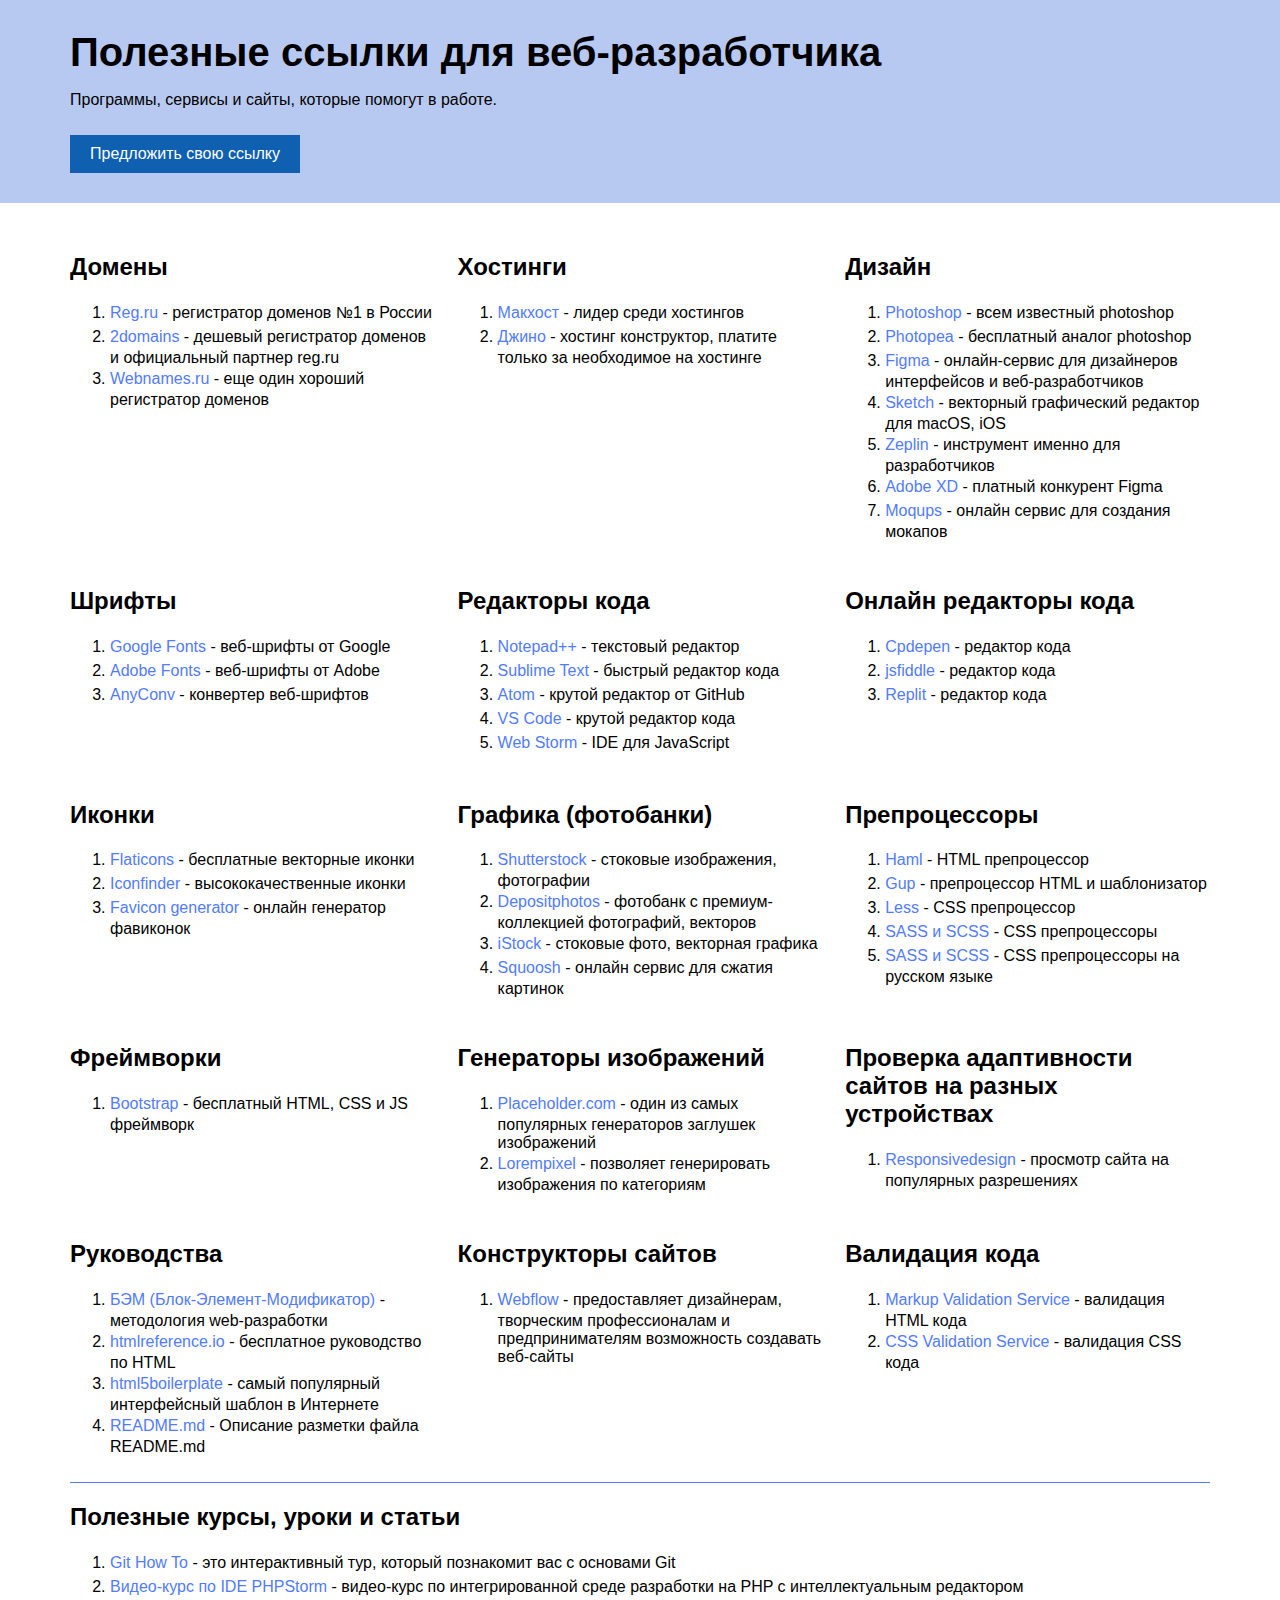
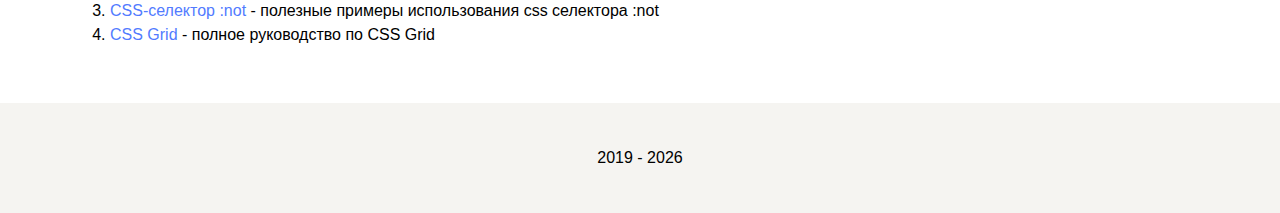
<file: index.html>
<!DOCTYPE html>
<html lang="ru">

<head>
    <meta charset="UTF-8">
    <title>Полезные ссылки для веб-разработчика</title>
    <link rel="stylesheet" href="style.css">
</head>

<body>

    <header>
        <div class="header-wrap">
            <h1>Полезные ссылки для веб-разработчика</h1>
            <p>Программы, сервисы и сайты, которые помогут в работе.</p>
            <a href="mailto:azatmursiev@gmail.com?subject=Предложить свою ссылку">Предложить свою ссылку</a>
        </div>
    </header>

    <div class="container">

        <div class="block">
            <h2>Домены</h2>
            <ol>
                <li><a href="https://www.reg.ru/" target="_blank">Reg.ru</a> - регистратор доменов №1 в России</li>
                <li><a href="https://fonts.adobe.com/" target="_blank">2domains</a> - дешевый регистратор доменов и
                    официальный партнер reg.ru</li>
                <li><a href="https://www.webnames.ru/" target="_blank">Webnames.ru</a> - еще один хороший регистратор
                    доменов</li>
            </ol>
        </div>

        <div class="block">
            <h2>Хостинги</h2>
            <ol>
                <li><a href="http://mchost.ru/" target="_blank">Макхост</a> - лидер среди хостингов</li>
                <li><a href="https://www.jino.ru/" target="_blank">Джино</a> - хостинг конструктор, платите только за
                    необходимое на хостинге</li>
            </ol>
        </div>

        <div class="block">
            <h2>Дизайн</h2>
            <ol>
                <li><a href="https://www.adobe.com/ru/products/photoshop.html" target="_blank">Photoshop</a> - всем
                    известный photoshop</li>
                <li><a href="https://www.photopea.com/" target="_blank">Photopea</a> - бесплатный аналог photoshop</li>
                <li><a href="https://www.figma.com/" target="_blank">Figma</a> - онлайн-сервис для дизайнеров
                    интерфейсов и веб-разработчиков</li>
                <li><a href="https://www.sketch.com/" target="_blank">Sketch</a> - векторный графический редактор для
                    macOS, iOS</li>
                <li><a href="https://zeplin.io/" target="_blank">Zeplin</a> - инструмент именно для разработчиков</li>
                <li><a href="https://www.adobe.com/ru/products/xd.html" target="_blank">Adobe XD</a> - платный конкурент
                    Figma</li>
                <li><a href="https://moqups.com/" target="_blank">Moqups</a> - онлайн сервис для создания мокапов</li>
            </ol>
        </div>

        <div class="block">
            <h2>Шрифты</h2>
            <ol>
                <li><a href="https://fonts.google.com/" target="_blank">Google Fonts</a> - веб-шрифты от Google</li>
                <li><a href="https://fonts.adobe.com/" target="_blank">Adobe Fonts</a> - веб-шрифты от Adobe</li>
                <li><a href="https://anyconv.com/ru/" target="_blank">AnyConv</a> - конвертер веб-шрифтов</li>
            </ol>
        </div>

        <div class="block">
            <h2>Редакторы кода</h2>
            <ol>
                <li><a href="https://notepad-plus-plus.org/" target="_blank">Notepad++</a> - текстовый редактор</li>
                <li><a href="https://www.sublimetext.com/" target="_blank">Sublime Text</a> - быстрый редактор кода</li>
                <li><a href="https://atom.io/" target="_blank">Atom</a> - крутой редактор от GitHub</li>
                <li><a href="https://code.visualstudio.com/" target="_blank">VS Code</a> - крутой редактор кода</li>
                <li><a href="https://www.jetbrains.com/webstorm/" target="_blank">Web Storm</a> - IDE для JavaScript
                </li>
            </ol>
        </div>

        <div class="block">
            <h2>Онлайн редакторы кода</h2>
            <ol>
                <li><a href="https://codepen.io/" target="_blank">Cpdepen</a> - редактор кода</li>
                <li><a href="https://jsfiddle.net/" target="_blank">jsfiddle</a> - редактор кода</li>
                <li><a href="https://replit.com/" target="_blank">Replit</a> - редактор кода</li>
                </li>
            </ol>
        </div>

        <div class="block">
            <h2>Иконки</h2>
            <ol>
                <li><a href="https://www.flaticon.com/" target="_blank">Flaticons</a> - бесплатные векторные иконки</li>
                <li><a href="https://www.iconfinder.com/" target="_blank">Iconfinder</a> - высококачественные иконки
                </li>
                <li><a href="https://realfavicongenerator.net/" target="_blank">Favicon generator</a> - онлайн генератор
                    фавиконок</li>
            </ol>
        </div>

        <div class="block">
            <h2>Графика (фотобанки)</h2>
            <ol>
                <li><a href="https://www.shutterstock.com/ru/" target="_blank">Shutterstock</a> - стоковые изображения,
                    фотографии</li>
                <li><a href="https://ru.depositphotos.com/" target="_blank">Depositphotos</a> - фотобанк с
                    премиум-коллекцией фотографий, векторов</li>
                <li><a href="https://www.istockphoto.com/ru/" target="_blank">iStock</a> - стоковые фото, векторная
                    графика</li>
                <li><a href="https://squoosh.app/" target="_blank">Squoosh</a> - онлайн сервис для сжатия картинок</li>
            </ol>
        </div>

        <div class="block">
            <h2>Препроцессоры</h2>
            <ol>
                <li><a href="http://haml.info/" target="_blank">Haml</a> - HTML препроцессор</li>
                <li><a href="https://pugjs.org/api/getting-started.html" target="_blank">Gup</a> - препроцессор HTML и
                    шаблонизатор</li>
                <li><a href="http://lesscss.org/" target="_blank">Less</a> - CSS препроцессор</li>
                <li><a href="https://sass-lang.com/" target="_blank">SASS и SCSS</a> - CSS препроцессоры</li>
                <li><a href="https://sass-scss.ru/" target="_blank">SASS и SCSS</a> - CSS препроцессоры на русском языке
                </li>
            </ol>
        </div>

        <div class="block">
            <h2>Фреймворки</h2>
            <ol>
                <li><a href="https://getbootstrap.com/" target="_blank">Bootstrap</a> - бесплатный HTML, CSS и JS
                    фреймворк</li>
            </ol>
        </div>

        <div class="block">
            <h2>Генераторы изображений</h2>
            <ol>
                <li><a href="https://placeholder.com/" target="_blank">Placeholder.com</a> - один из самых популярных
                    генераторов заглушек изображений</li>
                <li><a href="http://lorempixel.com/" target="_blank">Lorempixel</a> - позволяет генерировать изображения
                    по категориям</li>
            </ol>
        </div>

        <div class="block">
            <h2>Проверка адаптивности сайтов на разных устройствах</h2>
            <ol>
                <li><a href="http://ami.responsivedesign.is/" target="_blank">Responsivedesign</a> - просмотр сайта на
                    популярных разрешениях</li>
            </ol>
        </div>

        <div class="block">
            <h2>Руководства</h2>
            <ol>
                <li><a href="https://ru.bem.info/" target="_blank">БЭМ (Блок-Элемент-Модификатор)</a> - методология
                    web-разработки</li>
                <li><a href="https://htmlreference.io/" target="_blank">htmlreference.io</a> - бесплатное руководство по
                    HTML</li>
                <li><a href="https://html5boilerplate.com/" target="_blank">html5boilerplate</a> - самый популярный
                    интерфейсный шаблон в Интернете</li>
                <li><a href="https://github.com/GnuriaN/format-README#%D0%9E%D0%B3%D0%BB%D0%B0%D0%B2%D0%BB%D0%B5%D0%BD%D0%B8%D0%B5"
                        target="_blank">README.md</a> - Описание разметки файла README.md</li>
            </ol>
        </div>

        <div class="block">
            <h2>Конструкторы сайтов</h2>
            <ol>
                <li><a href="https://webflow.com/" target="_blank">Webflow</a> - предоставляет дизайнерам, творческим
                    профессионалам и предпринимателям возможность создавать веб-сайты</li>
            </ol>
        </div>

        <div class="block">
            <h2>Валидация кода</h2>
            <ol>
                <li><a href="http://validator.w3.org/" target="_blank">Markup Validation Service</a> - валидация HTML
                    кода</li>
                <li><a href="http://jigsaw.w3.org/css-validator/" target="_blank">CSS Validation Service</a> - валидация
                    CSS кода</li>
            </ol>
        </div>

        <div class="block">
            <h2>Полезные курсы, уроки и статьи</h2>
            <ol>
                <li><a href="https://githowto.com/ru" target="_blank">Git How To</a> - это интерактивный тур, который
                    познакомит вас с основами Git</li>
                <li><a href="https://weburoki.pro/video-kurs-po-ide-phpstorm" target="_blank">Видео-курс по IDE
                        PHPStorm</a> - видео-курс по интегрированной среде разработки на PHP с интеллектуальным
                    редактором</li>
                <li><a href="https://paulradzkov.com/2014/negation_css_selector/" target="_blank">CSS-селектор :not</a>
                    - полезные примеры использования css селектора :not</li>
                <li><a href="https://tuhub.ru/posts/css-grid-complete-guide#prop-grid-template-columns-rows"
                        target="_blank">CSS Grid</a> - полное руководство по CSS Grid</li>
            </ol>
        </div>

    </div>


    <footer>
        <div class="footer-wrap">
            <p>2019 -
                <script>
                    let currentYear = new Date().getFullYear()
                    document.write(currentYear)
                </script>
            </p>
        </div>
    </footer>
</body>

</html>
</file>
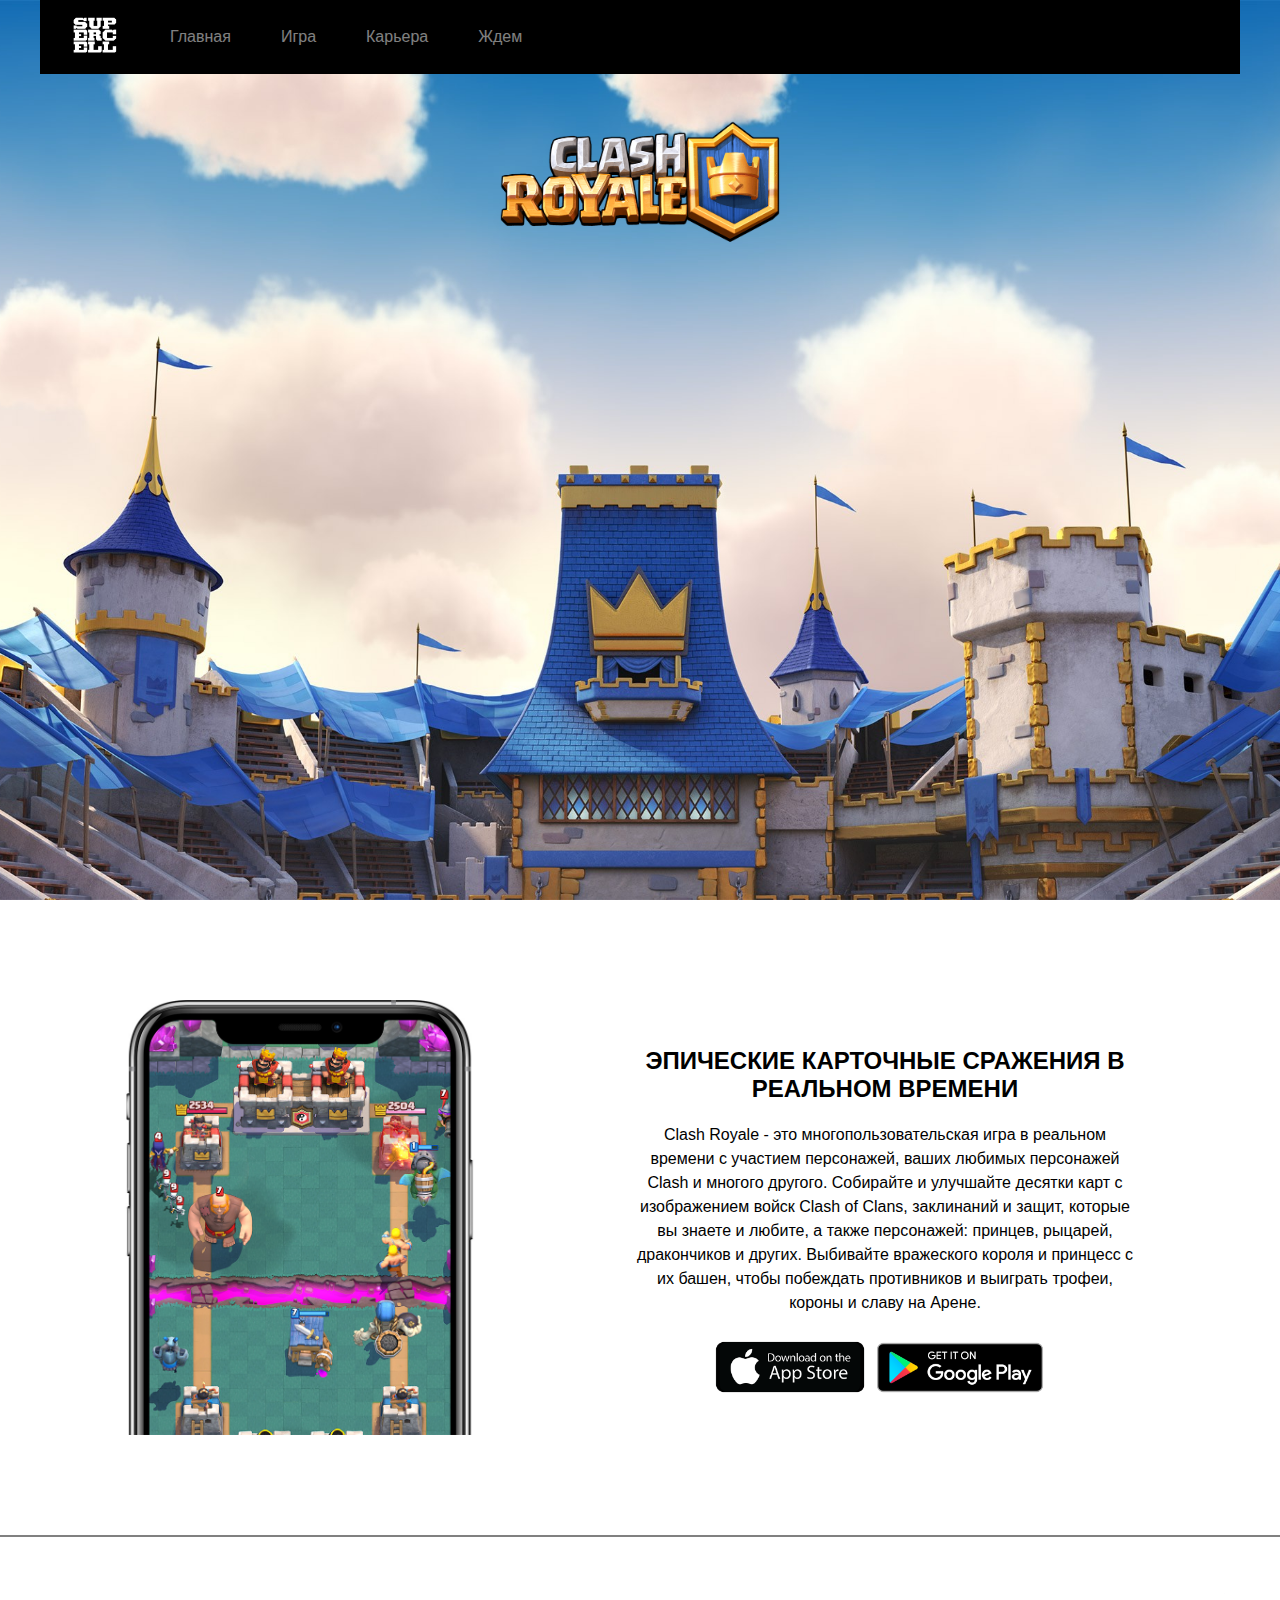
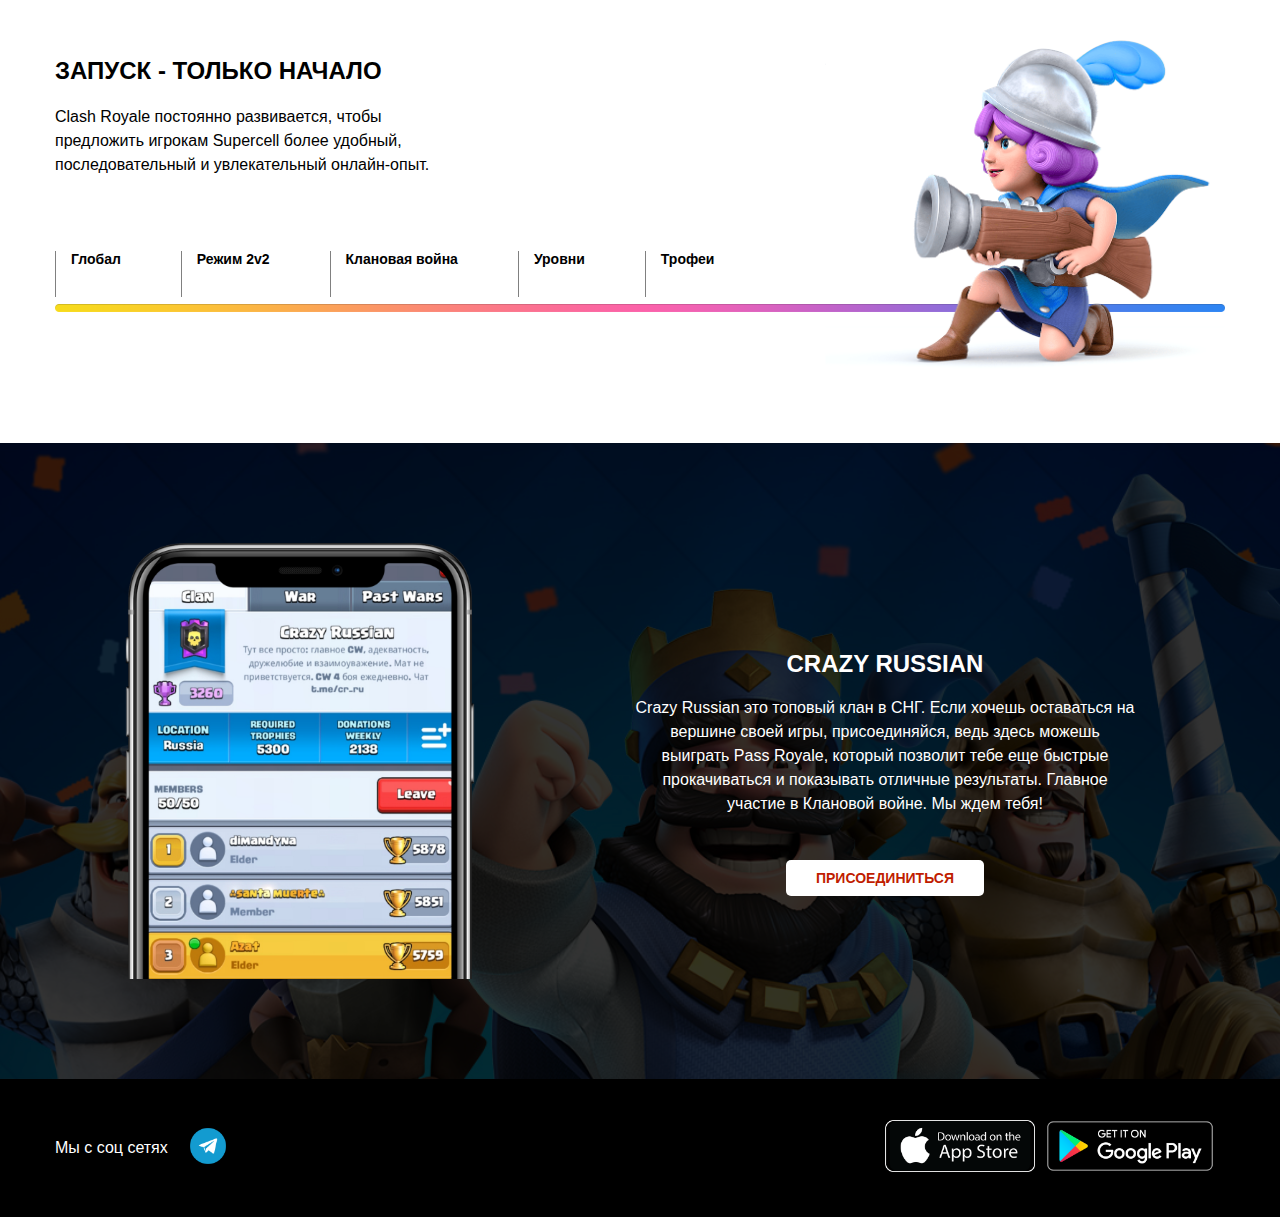
<file: clash/index.html>
<!DOCTYPE html>
<html lang="en">
<head>
    <meta charset="UTF-8">
    <meta name="viewport" content="width=device-width, initial-scale=1.0">
    <link rel="stylesheet" href="style.css">
    <title>Crazy Russian</title>
</head>
<body>

    <header class="header" id="top">
        <div class="container">
            <nav class="nav">
                <a href="#top"><img class="icon" src="img/unnamed.png" alt=""></a>
                <ul class="menu">
                    <li><a class="menu__link" href="#top">Главная</a></li>
                    <li><a class="menu__link" href="#animate">Игра</a></li>
                    <li><a class="menu__link" href="#launch">Карьера</a></li>
                    <li><a class="menu__link" href="#see">Ждем</a></li>
                </ul>
            </nav>
            <img class="logo" src="img/580b57fcd9996e24bc43c51a.png" alt="">
        </div>
    </header>

    <section class="animate" id="animate">
        <div class="container">
            <div class="animate__inner">
                <img class="animate__img" src="img/bg_intro_clashroyale.jpg" alt="">
                <div class="animate__content">
                    <h2>ЭПИЧЕСКИЕ КАРТОЧНЫЕ СРАЖЕНИЯ В РЕАЛЬНОМ ВРЕМЕНИ</h2>
                    <p class="animate__text">Clash Royale - это многопользовательская игра в реальном времени с участием персонажей, ваших любимых персонажей Clash и многого другого. Собирайте и улучшайте десятки карт с изображением войск Clash of Clans, заклинаний и защит, которые вы знаете и любите, а также персонажей: принцев, рыцарей, дракончиков и других. Выбивайте вражеского короля и принцесс с их башен, чтобы побеждать противников и выиграть трофеи, короны и славу на Арене.</p>
                    <div class="store">
                        <a href="https://apps.apple.com/app/id1053012308" target="_blank"><img class="apple" src="img/apple-app-store-icon.png" alt=""></a>
                        <a href="https://play.google.com/store/apps/details?id=com.supercell.clashroyale" target="_blank"><img class="google" src="img/en_badge_web_generic.png" alt=""></a>
                    </div>
                </div>
            </div>
        </div>
    </section>

    <section class="launch" id="launch">
        <div class="container">
            <div class="launch__inner">
                <div class="launch__contant">
                    <h2>ЗАПУСК - ТОЛЬКО НАЧАЛО</h2>
                    <p class="launch__text">Clash Royale постоянно развивается, чтобы предложить игрокам Supercell более удобный, последовательный и увлекательный онлайн-опыт.</p>
                </div>
                <div class="linear">
                    <ul class="linear__items">
                        <li class="linear__element">Глобал</li>
                        <li class="linear__element">Режим 2v2</li>
                        <li class="linear__element">Клановая война</li>
                        <li class="linear__element">Уровни</li>
                        <li class="linear__element">Трофеи</li>
                    </ul>
                </div>
            </div>
            
        </div>
    </section>

    <section class="see" id="see">
        <div class="container">
            <div class="see__inner">
                <img class="see__img" src="img/clan.png" alt="">
                <div class="see__content">
                    <h2 class="title">СRAZY RUSSIAN</h2>
                    <p class="see__text">Crazy Russian это топовый клан в СНГ. Если хочешь оставаться на вершине своей игры, присоединяйся, ведь здесь можешь выиграть Pass Royale, который позволит тебе еще быстрые прокачиваться и показывать отличные результаты. Главное участие в Клановой войне. Мы ждем тебя!</p>
                    <a class="see__link" href="https://link.clashroyale.com/invite/clan/en?tag=820PCL0&token=ehtrzce9&platform=android">Присоединиться</a>
                </div>
            </div>
        </div>
    </section>

    <footer class="footer">
        <div class="container">
            <div class="footer__inner">
                <div class="social">
                    <p>Мы с соц сетях</p>
                    <a href="https://t_me/cr_ru" target="_blank"><img class="social__telegram" src="img/telegram2.png" alt=""></a>
                </div>
    
                <div class="store">
                    <a href="https://apps.apple.com/app/id1053012308" target="_blank"><img class="apple" src="img/apple-app-store-icon.png" alt=""></a>
                        <a href="https://play.google.com/store/apps/details?id=com.supercell.clashroyale" target="_blank"><img class="google" src="img/en_badge_web_generic.png" alt=""></a>
                </div>
            </div>
        </div>
    </footer>

    <script src="script.js"></script>
</body>
</html>
</file>
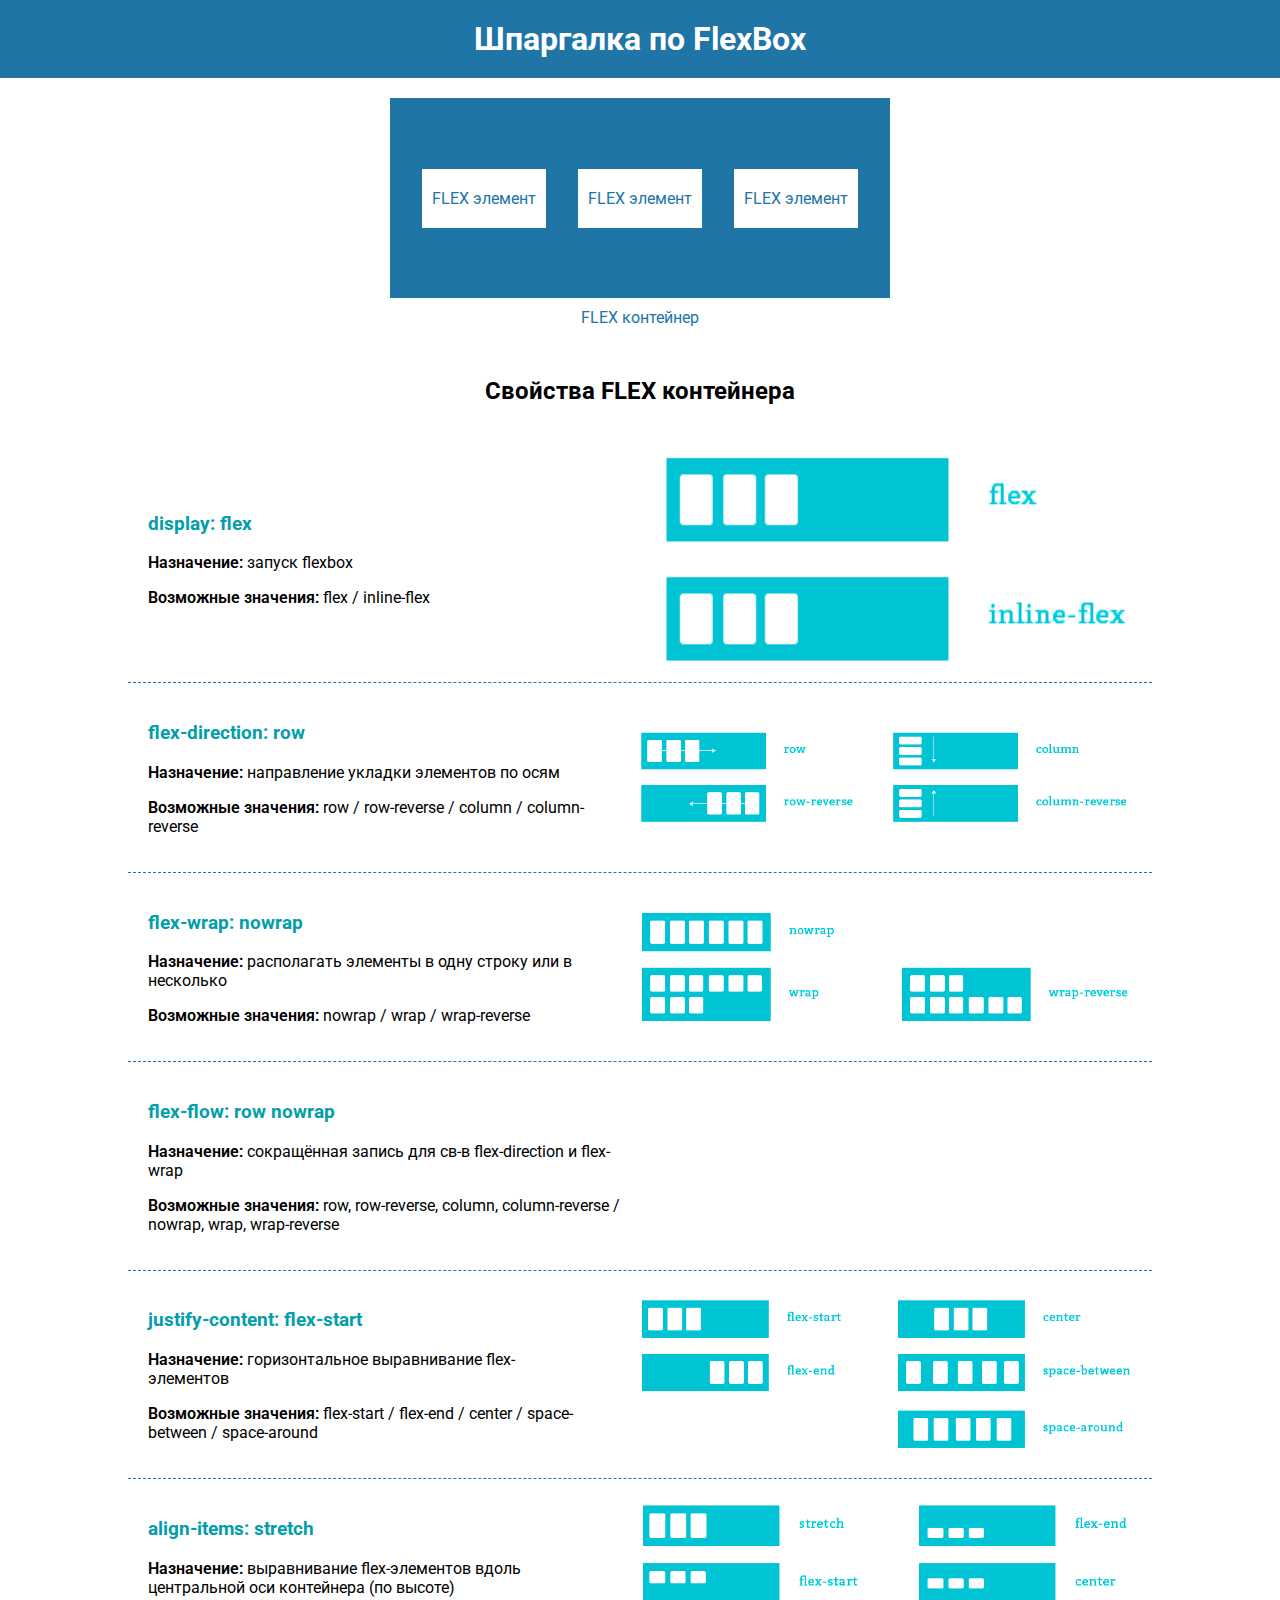
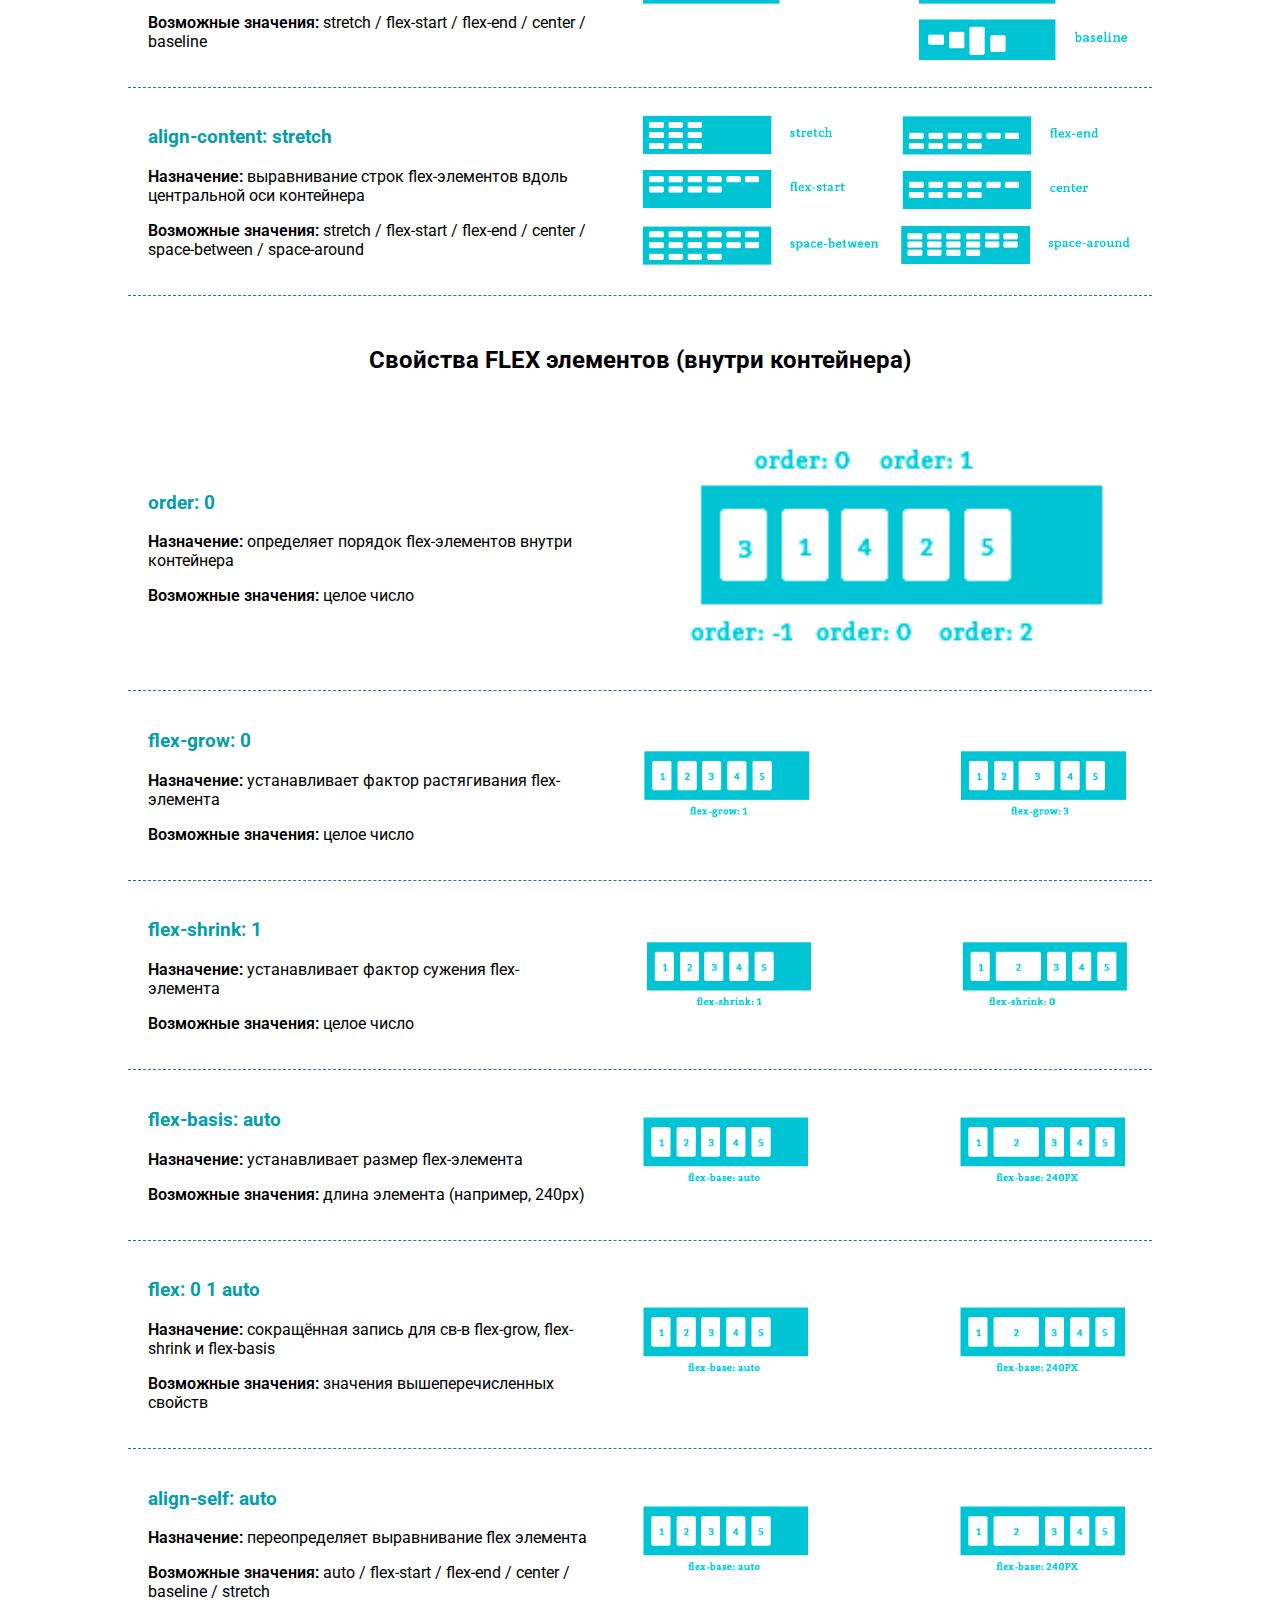
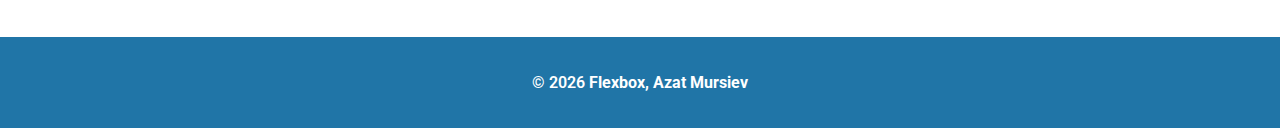
<file: flex/index.html>
<!DOCTYPE html>
<html lang="ru">

<head>
    <meta charset="UTF-8">
    <meta name="viewport" content="width=device-width, initial-scale=1.0">
    <link href="https://fonts.googleapis.com/css2?family=Roboto:ital,wght@0,100;0,300;0,400;0,500;0,700;0,900;1,100;1,300;1,400;1,500;1,700;1,900&display=swap" rel="stylesheet">
    <link rel="stylesheet" href="css/style.css">
    <title>Шпаргалка по Git</title>
</head>

<body>
    
    <header><h1>Шпаргалка по FlexBox</h1></header>
    <div class="box">
        <div class="element">FLEX элемент</div>
        <div class="element">FLEX элемент</div>
        <div class="element">FLEX элемент</div>
    </div>
    <div class="text">FLEX контейнер</div>

    <h2>Свойства FLEX контейнера</h2>
    <div class="container">
        <div class="left">
            <h3>display: flex</h3>
            <p><span>Назначение:</span> запуск flexbox</p>
            <p><span>Возможные значения:</span> flex / inline-flex</p>
        </div>
        <img src="img/flex-1.png" alt="" class="img1">
    </div>
    
    <div class="container">
        <div class="left">
            <h3>flex-direction: row</h3>
            <p><span>Назначение:</span> направление укладки элементов по осям</p>
            <p><span>Возможные значения:</span> row / row-reverse / column / column-reverse</p>
        </div>
        <img src="img/flex-2.png" alt="">
    </div>

    <div class="container">
        <div class="left">
            <h3>flex-wrap: nowrap</h3>
            <p><span>Назначение:</span> располагать элементы в одну строку или в несколько</p>
            <p><span>Возможные значения:</span> nowrap / wrap / wrap-reverse</p>
        </div>
        <img src="img/flex-3.png" alt="">
    </div>

    <div class="container">
        <div class="left">
            <h3>flex-flow: row nowrap</h3>
            <p><span>Назначение:</span> сокращённая запись для св-в flex-direction и flex-wrap</p>
            <p><span>Возможные значения:</span> row, row-reverse, column, column-reverse / nowrap, wrap, wrap-reverse</p>
        </div>
    </div>

    <div class="container">
        <div class="left">
            <h3>justify-content: flex-start</h3>
            <p><span>Назначение:</span> горизонтальное выравнивание flex-элементов</p>
            <p><span>Возможные значения:</span> flex-start / flex-end / center / space-between / space-around</p>
        </div>
        <img src="img/flex-4.png" alt="">
    </div>

    <div class="container">
        <div class="left">
            <h3>align-items: stretch</h3>
            <p><span>Назначение:</span> выравнивание flex-элементов вдоль центральной оси контейнера (по высоте)</p>
            <p><span>Возможные значения:</span> stretch / flex-start / flex-end / center / baseline</p>
        </div>
        <img src="img/flex-5.png" alt="">
    </div>

    <div class="container">
        <div class="left">
            <h3>align-content: stretch</h3>
            <p><span>Назначение:</span> выравнивание строк flex-элементов вдоль центральной оси контейнера</p>
            <p><span>Возможные значения:</span> stretch / flex-start / flex-end / center / space-between / space-around</p>
        </div>
        <img src="img/flex-6.png" alt="">
    </div>

    <h2>Свойства FLEX элементов (внутри контейнера)</h2>
    <div class="container">
        <div class="left">
            <h3>order: 0</h3>
            <p><span>Назначение:</span> определяет порядок flex-элементов внутри контейнера</p>
            <p><span>Возможные значения:</span> целое число</p>
        </div>
        <img src="img/flex-7.png" alt="">
    </div>

    <div class="container">
        <div class="left">
            <h3>flex-grow: 0</h3>
            <p><span>Назначение:</span> устанавливает фактор растягивания flex-элемента</p>
            <p><span>Возможные значения:</span> целое число</p>
        </div>
        <img src="img/flex-8.png" alt="">
    </div>

    <div class="container">
        <div class="left">
            <h3>flex-shrink: 1</h3>
            <p><span>Назначение:</span>  устанавливает фактор сужения flex-элемента</p>
            <p><span>Возможные значения:</span> целое число</p>
        </div>
        <img src="img/flex-9.png" alt="">
    </div>

    <div class="container">
        <div class="left">
            <h3>flex-basis: auto</h3>
            <p><span>Назначение:</span>  устанавливает размер flex-элемента</p>
            <p><span>Возможные значения:</span> длина элемента (например, 240px)</p>
        </div>
        <img src="img/flex-10.png" alt="">
    </div>

    <div class="container">
        <div class="left">
            <h3>flex: 0 1 auto</h3>
            <p><span>Назначение:</span>  сокращённая запись для св-в flex-grow, flex-shrink и flex-basis</p>
            <p><span>Возможные значения:</span> значения вышеперечисленных свойств</p>
        </div>
        <img src="img/flex-10.png" alt="">
    </div>
    <div class="container border">
        <div class="left">
            <h3>align-self: auto</h3>
            <p><span>Назначение:</span>  переопределяет выравнивание flex элемента</p>
            <p><span>Возможные значения:</span> auto / flex-start / flex-end / center / baseline / stretch</p>
        </div>
        <img src="img/flex-10.png" alt="">
    </div>

    <footer><h4><p>© <span class="year"></span> Flexbox, Azat Mursiev</p></h4></footer>

    <script>
        document.querySelector('.year').innerHTML = new Date().getFullYear()
    </script>
</body>

</html>
</file>
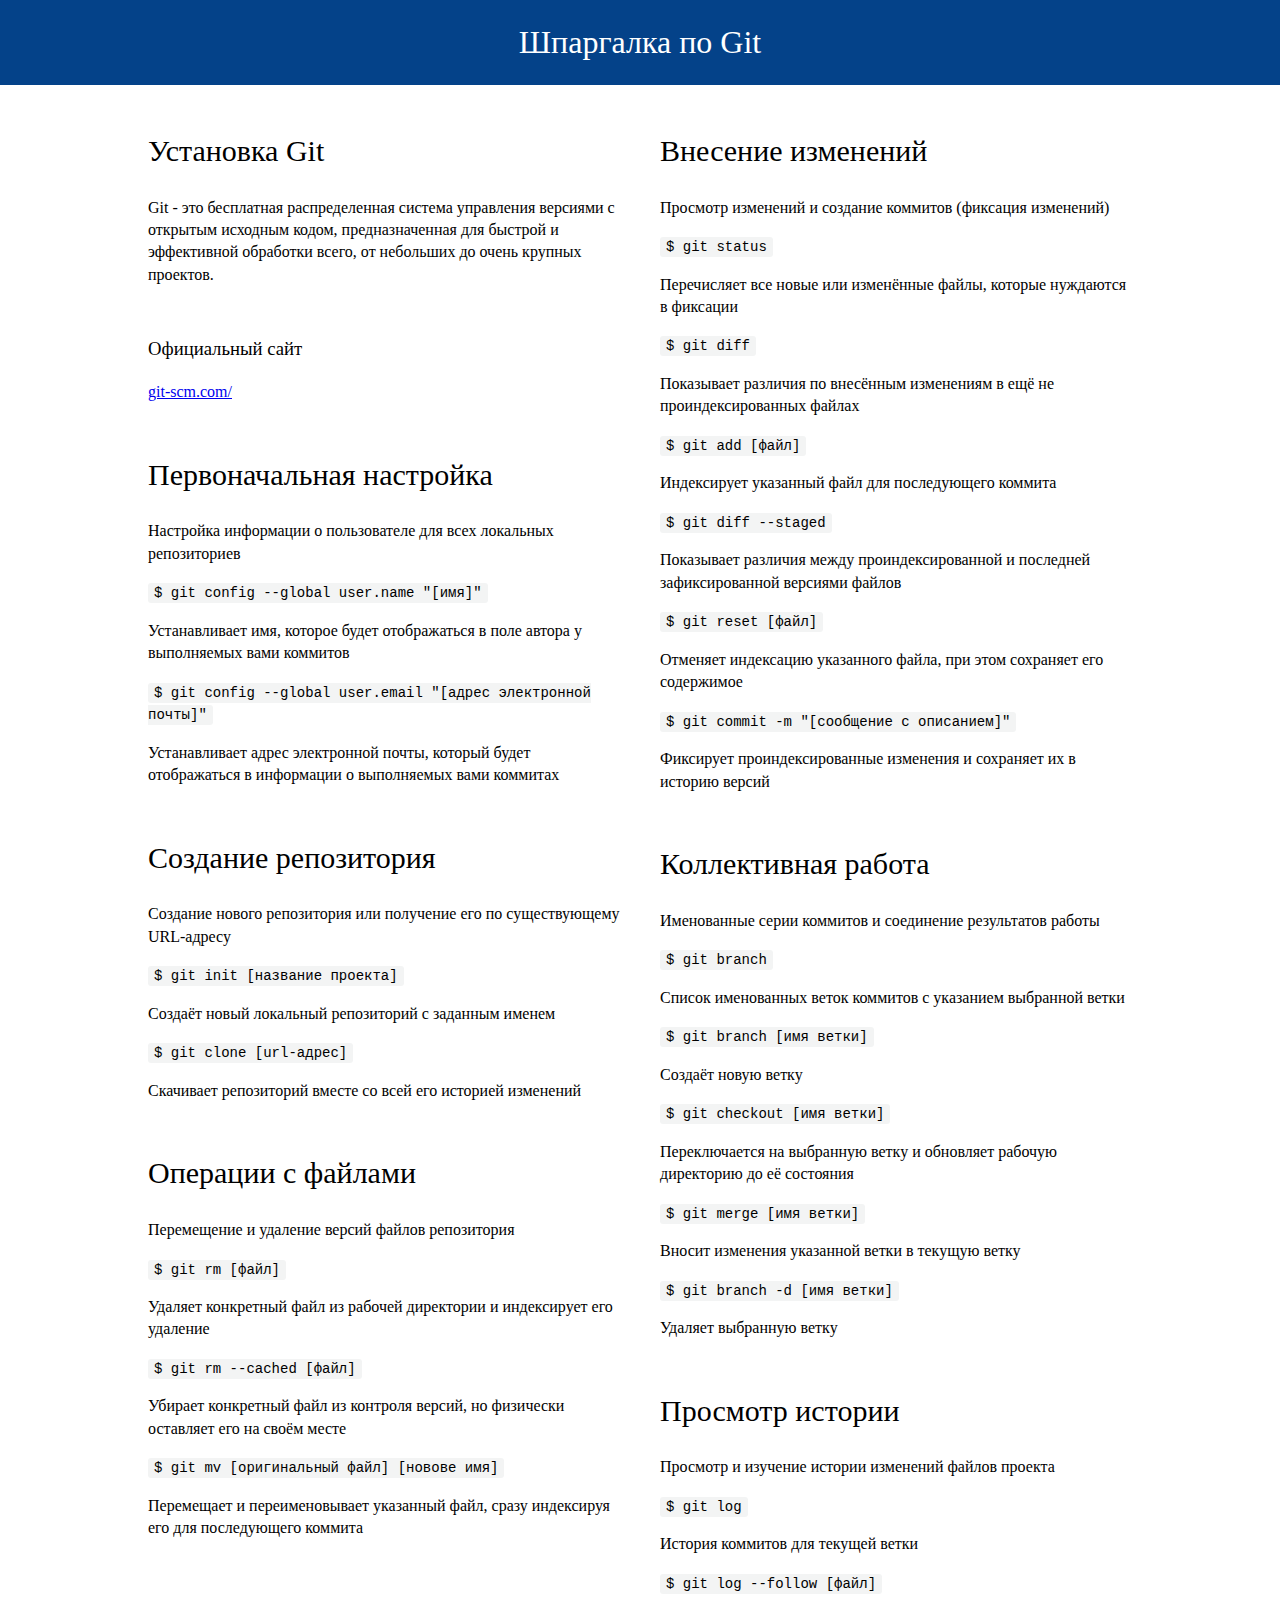
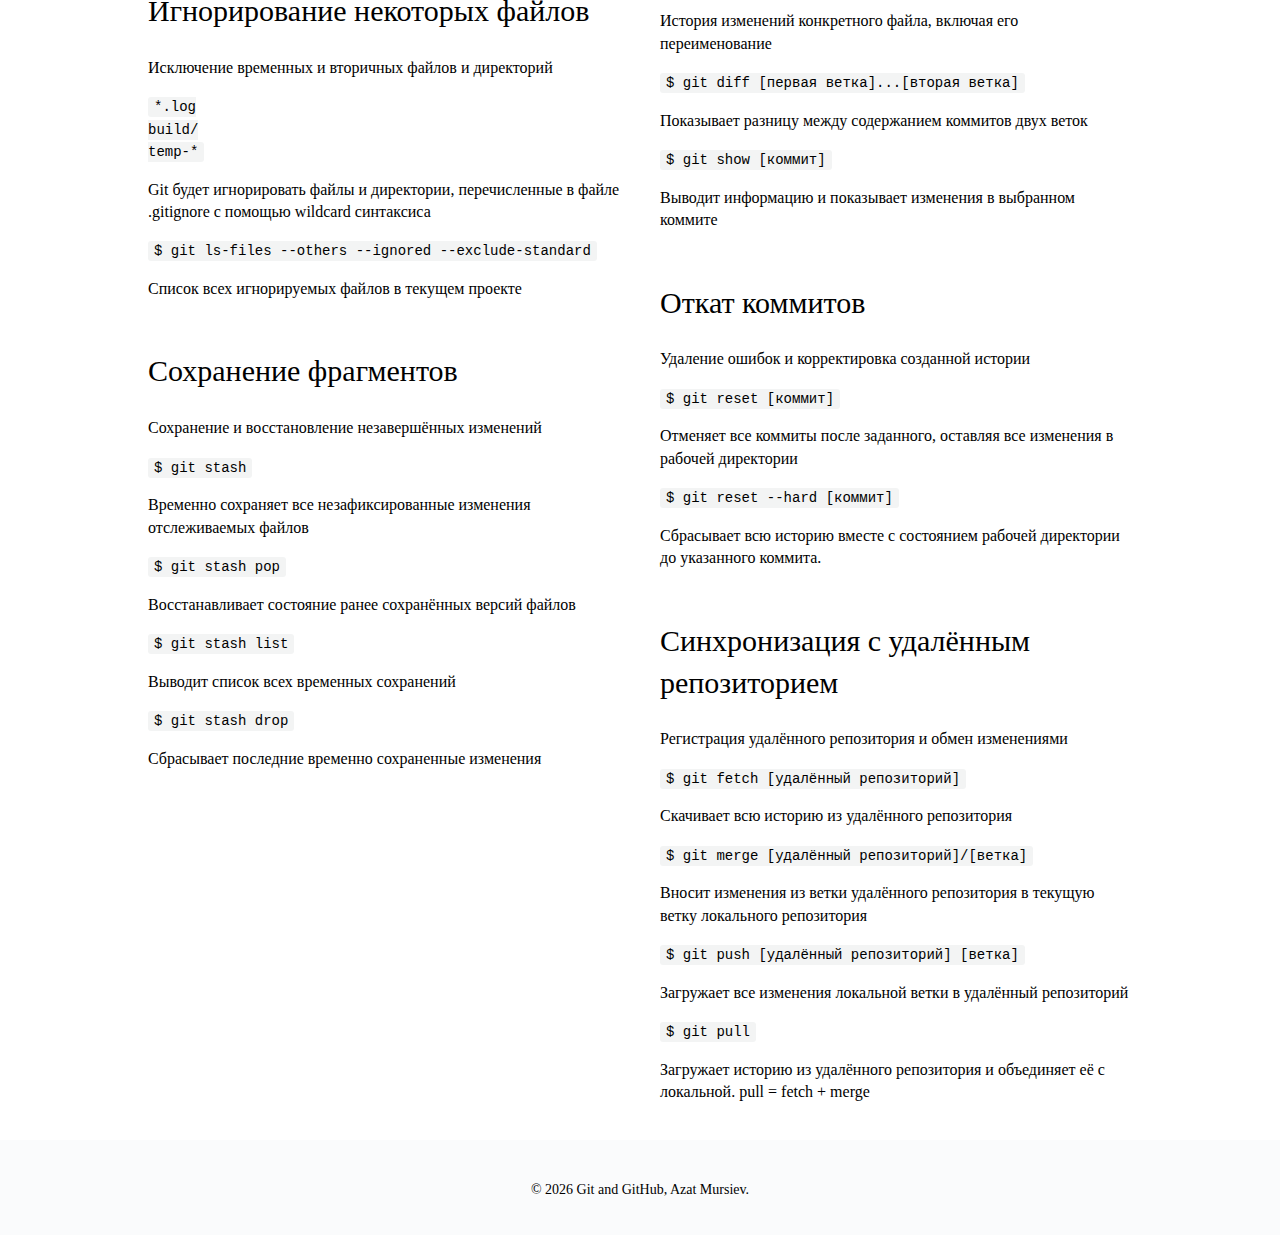
<file: git/index.html>
<!DOCTYPE html>
<html lang="ru">

<head>
    <meta charset="UTF-8">
    <meta name="viewport" content="width=device-width, initial-scale=1.0">
    <link rel="stylesheet" href="css/style.css">
    <title>Шпаргалка по Git</title>
</head>

<body>
    <div class="container">
        <header>
            <h1>Шпаргалка по Git</h1>
        </header>
        <main>
            <div class="column">
                <h2 class="top">Установка Git</h2>
                <p>Git - это бесплатная распределенная система управления версиями с открытым исходным кодом, предназначенная для быстрой и эффективной обработки всего, от небольших до очень крупных проектов.
                </p>
                <h3>Официальный сайт</h3>
                <p><a href="https://git-scm.com/">git-scm.com/</a></p>

                <h2>Первоначальная настройка</h2>
                <p>Настройка информации о пользователе для всех локальных репозиториев</p>
                <code>$ git config --global user.name "[имя]"</code>
                <p>Устанавливает имя, которое будет отображаться в поле автора у выполняемых вами коммитов</p>
                <code>$ git config --global user.email "[адрес электронной почты]"</code>
                <p>Устанавливает адрес электронной почты, который будет отображаться в информации о выполняемых вами коммитах</p>

                <h2>Создание репозитория</h2>
                <p>Создание нового репозитория или получение его по существующему URL-адресу</p>
                <code>$ git init [название проекта]</code>
                <p>Создаёт новый локальный репозиторий с заданным именем</p>
                <code>$ git clone [url-адрес]</code>
                <p>Скачивает репозиторий вместе со всей его историей изменений</p>

                <h2>Операции с файлами</h2>
                <p>Перемещение и удаление версий файлов репозитория</p>
                <code>$ git rm [файл]</code>
                <p>Удаляет конкретный файл из рабочей директории и индексирует его удаление</p>
                <code>$ git rm --cached [файл]</code>
                <p>Убирает конкретный файл из контроля версий, но физически оставляет его на своём месте</p>
                <code>$ git mv [оригинальный файл] [новове имя]</code>
                <p>Перемещает и переименовывает указанный файл, сразу индексируя его для последующего коммита</p>

                <h2>Игнорирование некоторых файлов</h2>
                <p>Исключение временных и вторичных файлов и директорий</p>
                <code>*.log<br>
                    build/<br>
                    temp-*</code>
                <p>Git будет игнорировать файлы и директории, перечисленные в файле .gitignore с помощью wildcard синтаксиса</p>
                <code>$ git ls-files --others --ignored --exclude-standard</code>
                <p>Список всех игнорируемых файлов в текущем проекте</p>

                <h2>Сохранение фрагментов</h2>
                <p>Сохранение и восстановление незавершённых изменений</p>
                <code>$ git stash</code>
                <p>Временно сохраняет все незафиксированные изменения отслеживаемых файлов</p>
                <code>$ git stash pop</code>
                <p>Восстанавливает состояние ранее сохранённых версий файлов</p>
                <code>$ git stash list</code>
                <p>Выводит список всех временных сохранений</p>
                <code>$ git stash drop</code>
                <p>Сбрасывает последние временно сохраненныe изменения</p>
            </div>

            <div class="column">
                <h2 class="top">Внесение изменений</h2>
                <p>Просмотр изменений и создание коммитов (фиксация изменений)</p>
                <code>$ git status</code>
                <p>Перечисляет все новые или изменённые файлы, которые нуждаются в фиксации</p>
                <code>$ git diff</code>
                <p>Показывает различия по внесённым изменениям в ещё не проиндексированных файлах</p>
                <code>$ git add [файл]</code>
                <p>Индексирует указанный файл для последующего коммита</p>
                <code>$ git diff --staged</code>
                <p>Показывает различия между проиндексированной и последней зафиксированной версиями файлов</p>
                <code>$ git reset [файл]</code>
                <p>Отменяет индексацию указанного файла, при этом сохраняет его содержимое</p>
                <code>$ git commit -m "[сообщение с описанием]"</code>
                <p>Фиксирует проиндексированные изменения и сохраняет их в историю версий</p>

                <h2>Коллективная работа</h2>
                <p>Именованные серии коммитов и соединение результатов работы</p>
                <code>$ git branch</code>
                <p>Список именованных веток коммитов с указанием выбранной ветки</p>
                <code>$ git branch [имя ветки]</code>
                <p>Создаёт новую ветку</p>
                <code>$ git checkout [имя ветки]</code>
                <p>Переключается на выбранную ветку и обновляет рабочую директорию до её состояния</p>
                <code>$ git merge [имя ветки]</code>
                <p>Вносит изменения указанной ветки в текущую ветку</p>
                <code>$ git branch -d [имя ветки]</code>
                <p>Удаляет выбранную ветку</p>

                <h2>Просмотр истории</h2>
                <p>Просмотр и изучение истории изменений файлов проекта</p>
                <code>$ git log</code>
                <p>История коммитов для текущей ветки</p>
                <code>$ git log --follow [файл]</code>
                <p>История изменений конкретного файла, включая его переименование</p>
                <code>$ git diff [первая ветка]...[вторая ветка]</code>
                <p>Показывает разницу между содержанием коммитов двух веток</p>
                <code>$ git show [коммит]</code>
                <p>Выводит информацию и показывает изменения в выбранном коммите</p>

                <h2>Откат коммитов</h2>
                <p>Удаление ошибок и корректировка созданной истории</p>
                <code>$ git reset [коммит]</code>
                <p>Отменяет все коммиты после заданного, оставляя все изменения в рабочей директории</p>
                <code>$ git reset --hard [коммит]</code>
                <p>Сбрасывает всю историю вместе с состоянием рабочей директории до указанного коммита.</p>

                <h2>Синхронизация с удалённым репозиторием</h2>
                <p>Регистрация удалённого репозитория и обмен изменениями</p>
                <code>$ git fetch [удалённый репозиторий]</code>
                <p>Скачивает всю историю из удалённого репозитория</p>
                <code>$ git merge [удалённый репозиторий]/[ветка]</code>
                <p>Вносит изменения из ветки удалённого репозитория в текущую ветку локального репозитория</p>
                <code>$ git push [удалённый репозиторий] [ветка]</code>
                <p>Загружает все изменения локальной ветки в удалённый репозиторий</p>
                <code>$ git pull</code>
                <p>Загружает историю из удалённого репозитория и объединяет её с локальной. pull = fetch + merge</p>
            </div>
        </main>
        <footer>
            <p>© <span></span> Git and GitHub, Azat Mursiev.</p>
        </footer>
    </div>

    <script>
        document.querySelector('span').innerHTML = new Date().getFullYear()
    </script>
</body>

</html>
</file>
<file: style.css>
body {
    margin: 0;
    font-family: Verdana, Geneva, Tahoma, sans-serif;
}

header {
    background-color: #b8c9f1;
}

.header-wrap {
    max-width: 1140px;
    padding: 30px 15px;
    margin: auto;
}

header h1 {
    font-size: 40px;
    margin: 0;
}

header a {
    background-color: #0f60b1;
    color: white;
    padding: 10px 20px;
    text-decoration: none;
    display: inline-block;
    margin-top: 10px;
}

header a:hover {
    background-color: #0f457b;
}

.container {
    max-width: 1140px;
    padding: 30px 15px;
    margin: auto;
    display: flex;
    justify-content: space-between;
    flex-wrap: wrap;
}

.block {
    width: 32%;
    margin-bottom: 10px;
}

.block:last-child {
    width: 100%;
}

.block:last-child::before {
    content: "";
    width: 100%;
    height: 1px;
    display: block;
    background-color: #527bff;
}

.block a {
    color: #527bff;
    text-decoration: none;
    line-height: 1.5;
}

.block a:hover {
    color: #0f457b;
    text-decoration: underline;
}

footer {
    background-color: #f5f4f1;
}

.footer-wrap {
    max-width: 1140px;
    padding: 30px 15px;
    margin: auto;
    text-align: center;
}
</file>
<file: clash/style.css>
* {
    scroll-behavior: smooth;
}

head {
    width: 100%;
}

body {
    margin: 0;

    font-family: Arial;
}

.container {
    max-width: 1200px;
    margin: auto;
    padding: 0 15px;
    box-sizing: border-box;
}

.header {
    background: url(img/hero_bg_clashroyale.jpg) no-repeat center/cover;
    height: 100vh;
}

.logo {
    width: 320px;
    display: block;
    margin: auto;
    padding-top: 100px;
}

.nav {
    position: fixed;
    width: 100%;
    max-width: inherit;
    margin-left: -15px;
    background: black;
    display: flex;
    align-items: center;
    z-index: 5;
}

.icon {
    width: 70px;
    margin-left: 20px;
}

.menu {
    display: flex;
    margin: 0;
}

.menu__link {
    list-style: none;
    text-decoration: none;
    color: white;
    margin-right: 50px;
    opacity: .5;

    transition: .5s;
}

.menu__link:hover {
    opacity: 1;
}

/* animate */

.animate {
    padding: 100px 0;
    border-bottom: 2px solid gray;
}

.animate__inner {
    display: flex;
    align-items: center;
    justify-content: space-around;
}

.animate__img {
    max-width: 350px;
}

.animate__content {
    max-width: 500px;
    margin: 0 20px;
    text-align: center;
}

.animate__text {
    line-height: 24px;
}

.store {
    display: flex;
    align-items: center;
    justify-content: center;
}

.apple {
    max-width: 150px;
}

.google {
    max-width: 190px;
}

/* launch */

.launch__inner {
    background: url(img/bg_timeline_clashroyale.png) no-repeat bottom 50px right/400px, url(img/bg_games_timeline_bar.png) no-repeat bottom 130px left/100%;
    position: relative;
    padding: 100px 0 250px;
}

.launch__contant {
    max-width: 400px;
}

.launch__text {
    line-height: 24px;
}

.linear__items {
    list-style: none;
    display: flex;
    position: absolute;
    bottom: 130px;
    padding-left: 0;
}

.linear__element {
    border-left: 1px solid gray;
    padding: 0 60px 30px 15px;
    font-size: 14px;
    font-weight: 700;
}

/* see */

.see {
    background: url(img/2nd_anniversary_inside2.jpg) no-repeat center/cover;
    padding: 100px 0;
    width: 100%;
    position: relative;
}

.see:after {
    content: "";
    position: absolute;
    top: 0;
    left: 0;
    right: 0;
    bottom: 0;
    background: black;
    opacity: 0.8;
    z-index: 1;
}

.see__inner {
    position: relative;
    display: flex;
    justify-content: space-around;
    color: white;
    z-index: 2;
}

.see__img {
    max-width: 350px;
    position: relative;
    z-index: 2;
}

.see__content {
    max-width: 500px;
    margin: auto 20px;
    line-height: 24px;
    text-align: center;
}

.title {
    font-weight: 700;
}

.see__text {
    margin-bottom: 50px;
}

.see__link {
    color: rgb(192, 29, 0);
    font-weight: bold;
    font-size: 14px;
    text-decoration: none;
    text-transform: uppercase;
    background-color: rgb(255, 255, 255);
    padding: 10px 30px;
    border-radius: 5px;
    margin-top: 50px;

    transition: .5s;
}

.see__link:hover {
    font-size: 16px;
}

/* footer */

.footer {
    background-color: black;
    padding: 30px 0;
    color: white;
}

.footer__inner {
    display: flex;
    justify-content: space-between;
    align-items: center;
}

.social {
    display: flex;
    align-items: center;
}

.social__telegram {
    margin-left: 20px;
    width: 40px;
    height: 40px;
}


@media (max-width: 768px) {
    .animate {
        padding: 80px 0 20px;
    }
    
    .animate__inner {
        justify-content: center;
        flex-wrap: wrap;
    }
    
    .animate__content {
        margin: 30px 0;
        text-align: center;
    }
    
    .store {
        justify-content: center;
    }

    /* launch */
    .launch__inner {
        background: url(img/bg_timeline_clashroyale.png) no-repeat bottom 120px right/400px, url(img/bg_games_timeline_bar.png) no-repeat bottom 50px left/100%;
        padding: 60px 0 500px;
    }
    
    .launch__contant {
        text-align: center;
        margin: 0 auto;
    }
    
    .linear__items {
        bottom: 50px;
    }
    
    .linear__element {
        max-width: 60px;
        padding: 0 20px 20px 15px;
        font-size: 12px;
    }

    /* see */

    .see {
        background: url(img/2nd_anniversary_inside2.jpg) no-repeat center/cover;
        padding: 70px 0;
        width: 100%;
        position: relative;
    }
    
    .see__inner {
        flex-wrap: wrap;
        justify-content: center;
    }
    
    .see__content {
        text-align: center;
    }
    
    .see__text {
        margin-bottom: 50px;
    }

    /* footer */

    .footer {
        background-color: black;
        padding: 30px 0;
        color: white;
    }
    
    .footer__inner {
        flex-wrap: wrap;
    }
}


@media (max-width: 576px) {
    .menu {
        padding-left: 5px;
    }

    .menu__link {
        margin-right: 20px;
    }
    
    /* footer */

    .store {
        margin-left: 20px;
    }

    .footer__inner {
        justify-content: center;
    }
}
</file>
<file: flex/css/style.css>
body {
    margin: 0;
    font-family: 'Roboto', sans-serif;
}

header {
    background-color: #2075a7;
    color: #fff;
}

header h1 {
    text-align: center;
    margin: 0;
    padding: 20px;
}

.box {
    background-color: #2075a7;
    width: 500px;
    height: 200px;
    display: flex;
    justify-content: space-evenly;
    align-items: center;
    margin: 0 auto;
    margin-top: 20px;
}

.element {
    background-color: white;
    padding: 20px 10px;
    color: #2075a7;
}

.text {
    text-align: center;
    color: #2075a7;
    margin-top: 10px;
}

h2 {
    margin: 50px 0 0;
}

.container {
    max-width: 1024px;
    min-width: 320px;
    margin: 0 auto;
    display: flex;
    align-items: center;
    border-bottom: 1px dashed #2075a7;
    padding: 20px;
    box-sizing: border-box;
}

.border {
    border-bottom: none;
}

h2 {
    text-align: center;
    margin-bottom: 30px;
}

img {
    margin-left: 50px;
}

h3 {
    color: #039eab;
}

span {
    font-weight: 600;
}

.left, img {
    width: 50%;
    box-sizing: border-box;
}

footer {
    background-color: #2075a7;
}

h4 {
    text-align: center;
    margin: 0;
    padding: 20px;
    color: white;
}
</file>
<file: git/css/style.css>
body {
    margin: 0;
    font-family: Roboto;
    line-height: 1.4;
}

h1 {
    color: white;
    text-align: center;
    margin: 0;
    padding: 20px;
    font-weight: 400;
}

h2, h3 {
    font-weight: 400;
    margin-top: 50px;
}

.top {
    margin-top: 25px;
}

h2 {
    font-size: 30px;
}

header {
    background-color: #044289;
}

main {
    max-width: 1024px;
    margin: 0 auto;
    display: flex;
}

.column {
    flex: 50%;
    padding: 20px;
}

code {
    background-color: #1b1f230d;
    border-radius: 3px;
    padding: 2px 6px;
    font-size: 14px;
}

footer {
    background-color: #fafbfc;
}

footer p {
    margin: 0;
    padding: 40px;
    text-align: center;
    font-size: 14px;
}

@media screen and (max-width: 768px) {
    main {
        display: inline;
    }
    .column {
        flex: 100%;
        padding: 20px;
    }
}
</file>
